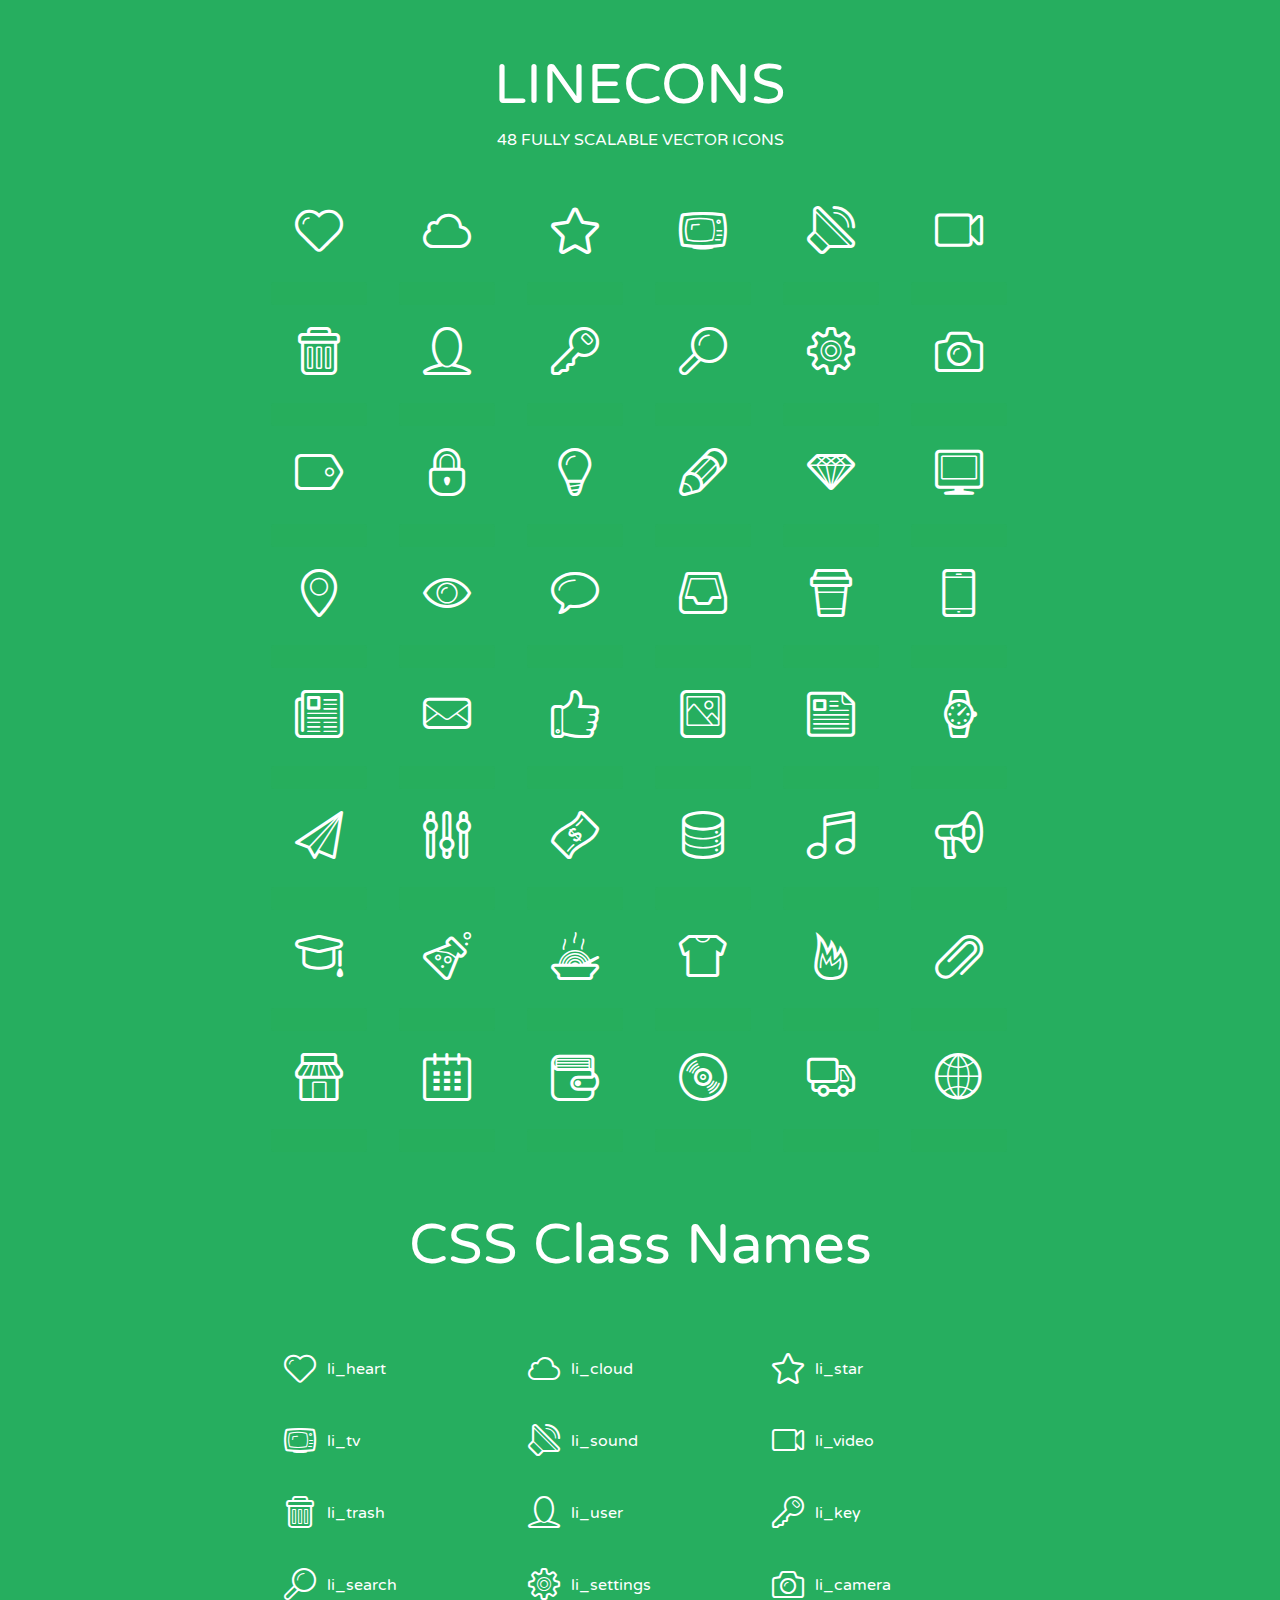
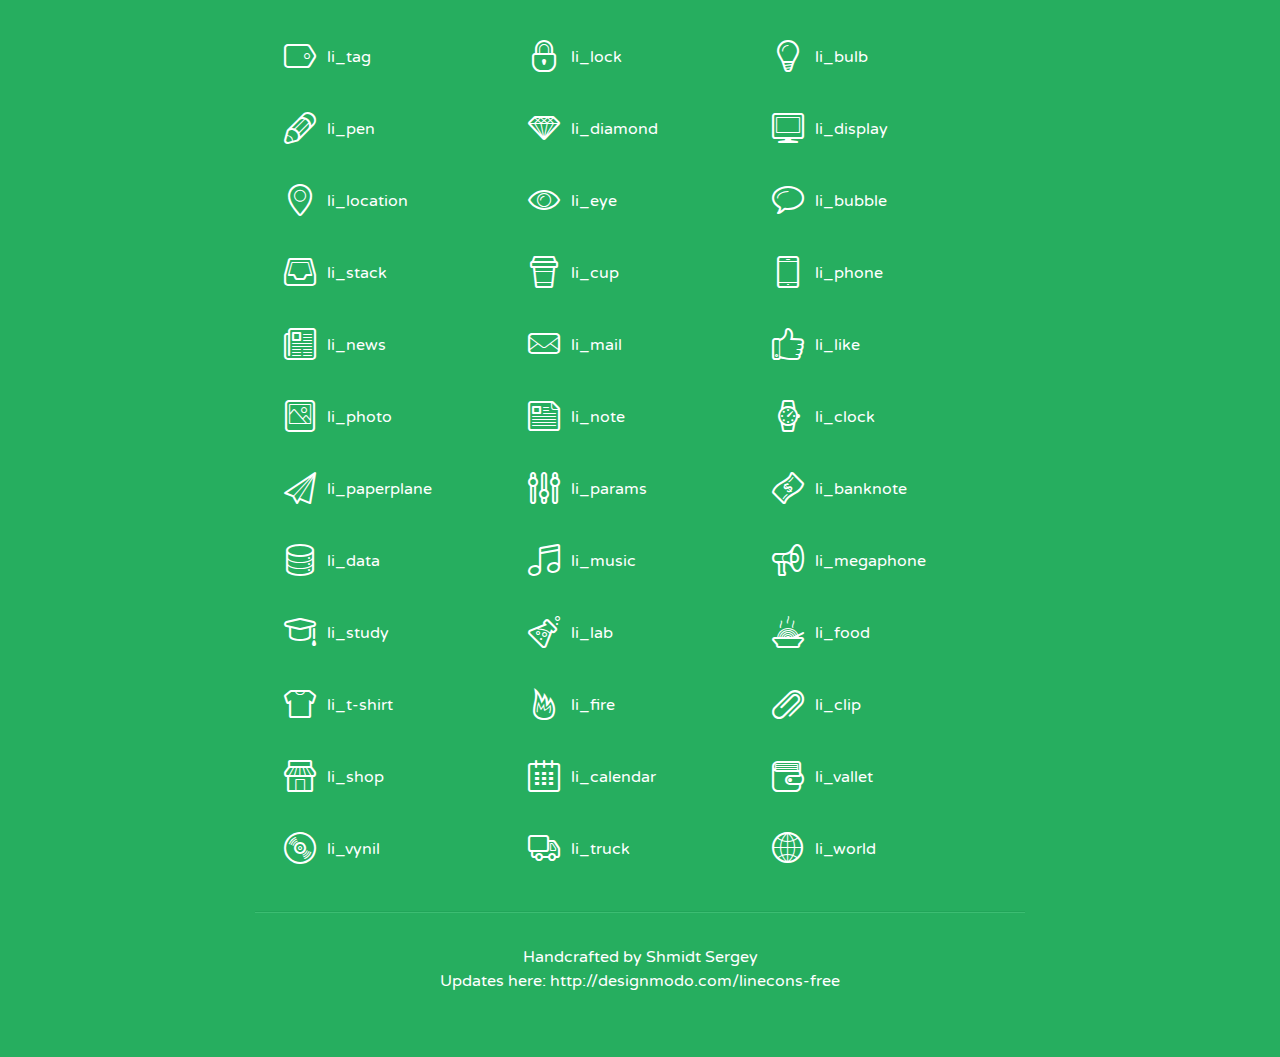
<file: assets/lineicons/index.html>
<!doctype html>
<html>
<head>
<title>LINECONS - 48 Fully Scalable Vector Icons</title>
<link rel="stylesheet" href="style.css" />
<link href='http://fonts.googleapis.com/css?family=Varela+Round' rel='stylesheet' type='text/css'>
<!--[if lte IE 7]><script src="lte-ie7.js"></script><![endif]-->

<!-- 

Thanks http://icomoon.io/app/ for amazing service!

-->


<style>
	section, header, footer {display: block;}
	body {
		font-family: 'Varela Round', sans-serif;
		color: #333333;
		line-height: 1.5;
		font-size: 16px;
		background:#26ae5f;
		color:white;
		-moz-text-shadow: 0 1px 1px rgba(0, 0, 0, 0.21);
		-webkit-text-shadow: 0 1px 1px rgba(0, 0, 0, 0.21);
	}
	* {
		-moz-box-sizing: border-box;
		-webkit-box-sizing: border-box;
		box-sizing: border-box;
		margin: 0;
		padding: 0;
	}
	.glyph {
		float: left;
		text-align: center;
		padding: .5em;
		margin: 0 .5em;
		width: 7em;
		border-radius: .375em;
		top:0;
		position:relative;
		-webkit-transition:0.2s ease-in;
		-o-transition:0.2s ease-in;
		-moz-transition:0.2s ease-in;
		-ie-transition:0.2s ease-in;
		transition:0.2s ease-in;
	}
	.glyph input {
		width: 100%;
		text-align: center;
		font-family: consolas, monospace;
		border-radius:3px;
		border:none;
		padding:4px;
		background:#26AE5C;
		color:#26AE5C;
		-webkit-transition:0.2s ease-in;
		-o-transition:0.2s ease-in;
		-moz-transition:0.2s ease-in;
		-ie-transition:0.2s ease-in;
		transition:0.2s ease-in;
	}
	.glyph:hover input {
		background:#26ae5f;
		padding:4px;
		color:#ffffff;
	}
	.glyph:hover {
		-webkit-transition: all 0.5s ease-out;
		background:#222821;
		color:#fff;
		text-shadow: none;
		-moz-text-shadow: none;
		-webkit-text-shadow: none;
		top:-5px;
		position:relative;
	}
	.glyph input, .mtm {
		margin-top: .75em;
	}
	.w-main {
		width: 770px;
		text-align:center;
	}
	.centered {
		margin-left: auto;
		margin-right: auto;
	}
	.fs1 {
		font-size: 3em;
	}
	header {
		margin: 2em 0;
		padding-bottom: .5em;
	}
	header h1 {
		font-size: 3.5em;
		font-weight: normal;
	}
	.clearfix:before, .clearfix:after { content: ""; display: table; }
	.clearfix:after, .clear { clear: both; }
	footer {
		margin: 2em 0;
		padding: 2em 0;
		border-top: 1px solid rgb(60, 189, 114);
		box-shadow: 0 -1px rgb(33, 165, 89);
	}
	a, a:visited {
		color: #ffffff; text-decoration:none;
	}
	a:hover, a:focus {color: #222821; text-decoration:none;}
	.box1 {
		display: inline-block;
		width: 14em;
		padding: .25em .5em;
		margin: .5em 1em .5em 0;
		text-align:left;
		
	}
	.box1 span { 
		font-size:2em;
		position: relative;
		top: 0.25em;
		margin-right: 0.1em;
	}
</style>
</head>
<body>
	<div class="w-main centered">
	<section class="mtm clearfix" id="glyphs">
	<header>
		<h1>LINECONS</h1>
		<p>48 FULLY SCALABLE VECTOR ICONS</p>
	</header>
	<div class="glyph">
		<div class="fs1" aria-hidden="true" data-icon="&#xe000;"></div>
		<input type="text" readonly="readonly" value="&amp;#xe000;" />
	</div>
	<div class="glyph">
		<div class="fs1" aria-hidden="true" data-icon="&#xe001;"></div>
		<input type="text" readonly="readonly" value="&amp;#xe001;" />
	</div>
	<div class="glyph">
		<div class="fs1" aria-hidden="true" data-icon="&#xe002;"></div>
		<input type="text" readonly="readonly" value="&amp;#xe002;" />
	</div>
	<div class="glyph">
		<div class="fs1" aria-hidden="true" data-icon="&#xe003;"></div>
		<input type="text" readonly="readonly" value="&amp;#xe003;" />
	</div>
	<div class="glyph">
		<div class="fs1" aria-hidden="true" data-icon="&#xe004;"></div>
		<input type="text" readonly="readonly" value="&amp;#xe004;" />
	</div>
	<div class="glyph">
		<div class="fs1" aria-hidden="true" data-icon="&#xe005;"></div>
		<input type="text" readonly="readonly" value="&amp;#xe005;" />
	</div>
	<div class="glyph">
		<div class="fs1" aria-hidden="true" data-icon="&#xe006;"></div>
		<input type="text" readonly="readonly" value="&amp;#xe006;" />
	</div>
	<div class="glyph">
		<div class="fs1" aria-hidden="true" data-icon="&#xe007;"></div>
		<input type="text" readonly="readonly" value="&amp;#xe007;" />
	</div>
	<div class="glyph">
		<div class="fs1" aria-hidden="true" data-icon="&#xe008;"></div>
		<input type="text" readonly="readonly" value="&amp;#xe008;" />
	</div>
	<div class="glyph">
		<div class="fs1" aria-hidden="true" data-icon="&#xe009;"></div>
		<input type="text" readonly="readonly" value="&amp;#xe009;" />
	</div>
	<div class="glyph">
		<div class="fs1" aria-hidden="true" data-icon="&#xe00a;"></div>
		<input type="text" readonly="readonly" value="&amp;#xe00a;" />
	</div>
	<div class="glyph">
		<div class="fs1" aria-hidden="true" data-icon="&#xe00b;"></div>
		<input type="text" readonly="readonly" value="&amp;#xe00b;" />
	</div>
	<div class="glyph">
		<div class="fs1" aria-hidden="true" data-icon="&#xe00c;"></div>
		<input type="text" readonly="readonly" value="&amp;#xe00c;" />
	</div>
	<div class="glyph">
		<div class="fs1" aria-hidden="true" data-icon="&#xe00d;"></div>
		<input type="text" readonly="readonly" value="&amp;#xe00d;" />
	</div>
	<div class="glyph">
		<div class="fs1" aria-hidden="true" data-icon="&#xe00e;"></div>
		<input type="text" readonly="readonly" value="&amp;#xe00e;" />
	</div>
	<div class="glyph">
		<div class="fs1" aria-hidden="true" data-icon="&#xe00f;"></div>
		<input type="text" readonly="readonly" value="&amp;#xe00f;" />
	</div>
	<div class="glyph">
		<div class="fs1" aria-hidden="true" data-icon="&#xe010;"></div>
		<input type="text" readonly="readonly" value="&amp;#xe010;" />
	</div>
	<div class="glyph">
		<div class="fs1" aria-hidden="true" data-icon="&#xe011;"></div>
		<input type="text" readonly="readonly" value="&amp;#xe011;" />
	</div>
	<div class="glyph">
		<div class="fs1" aria-hidden="true" data-icon="&#xe012;"></div>
		<input type="text" readonly="readonly" value="&amp;#xe012;" />
	</div>
	<div class="glyph">
		<div class="fs1" aria-hidden="true" data-icon="&#xe013;"></div>
		<input type="text" readonly="readonly" value="&amp;#xe013;" />
	</div>
	<div class="glyph">
		<div class="fs1" aria-hidden="true" data-icon="&#xe014;"></div>
		<input type="text" readonly="readonly" value="&amp;#xe014;" />
	</div>
	<div class="glyph">
		<div class="fs1" aria-hidden="true" data-icon="&#xe015;"></div>
		<input type="text" readonly="readonly" value="&amp;#xe015;" />
	</div>
	<div class="glyph">
		<div class="fs1" aria-hidden="true" data-icon="&#xe016;"></div>
		<input type="text" readonly="readonly" value="&amp;#xe016;" />
	</div>
	<div class="glyph">
		<div class="fs1" aria-hidden="true" data-icon="&#xe017;"></div>
		<input type="text" readonly="readonly" value="&amp;#xe017;" />
	</div>
	<div class="glyph">
		<div class="fs1" aria-hidden="true" data-icon="&#xe018;"></div>
		<input type="text" readonly="readonly" value="&amp;#xe018;" />
	</div>
	<div class="glyph">
		<div class="fs1" aria-hidden="true" data-icon="&#xe019;"></div>
		<input type="text" readonly="readonly" value="&amp;#xe019;" />
	</div>
	<div class="glyph">
		<div class="fs1" aria-hidden="true" data-icon="&#xe01a;"></div>
		<input type="text" readonly="readonly" value="&amp;#xe01a;" />
	</div>
	<div class="glyph">
		<div class="fs1" aria-hidden="true" data-icon="&#xe01b;"></div>
		<input type="text" readonly="readonly" value="&amp;#xe01b;" />
	</div>
	<div class="glyph">
		<div class="fs1" aria-hidden="true" data-icon="&#xe01c;"></div>
		<input type="text" readonly="readonly" value="&amp;#xe01c;" />
	</div>
	<div class="glyph">
		<div class="fs1" aria-hidden="true" data-icon="&#xe01d;"></div>
		<input type="text" readonly="readonly" value="&amp;#xe01d;" />
	</div>
	<div class="glyph">
		<div class="fs1" aria-hidden="true" data-icon="&#xe01e;"></div>
		<input type="text" readonly="readonly" value="&amp;#xe01e;" />
	</div>
	<div class="glyph">
		<div class="fs1" aria-hidden="true" data-icon="&#xe01f;"></div>
		<input type="text" readonly="readonly" value="&amp;#xe01f;" />
	</div>
	<div class="glyph">
		<div class="fs1" aria-hidden="true" data-icon="&#xe020;"></div>
		<input type="text" readonly="readonly" value="&amp;#xe020;" />
	</div>
	<div class="glyph">
		<div class="fs1" aria-hidden="true" data-icon="&#xe021;"></div>
		<input type="text" readonly="readonly" value="&amp;#xe021;" />
	</div>
	<div class="glyph">
		<div class="fs1" aria-hidden="true" data-icon="&#xe022;"></div>
		<input type="text" readonly="readonly" value="&amp;#xe022;" />
	</div>
	<div class="glyph">
		<div class="fs1" aria-hidden="true" data-icon="&#xe023;"></div>
		<input type="text" readonly="readonly" value="&amp;#xe023;" />
	</div>
	<div class="glyph">
		<div class="fs1" aria-hidden="true" data-icon="&#xe024;"></div>
		<input type="text" readonly="readonly" value="&amp;#xe024;" />
	</div>
	<div class="glyph">
		<div class="fs1" aria-hidden="true" data-icon="&#xe025;"></div>
		<input type="text" readonly="readonly" value="&amp;#xe025;" />
	</div>
	<div class="glyph">
		<div class="fs1" aria-hidden="true" data-icon="&#xe026;"></div>
		<input type="text" readonly="readonly" value="&amp;#xe026;" />
	</div>
	<div class="glyph">
		<div class="fs1" aria-hidden="true" data-icon="&#xe027;"></div>
		<input type="text" readonly="readonly" value="&amp;#xe027;" />
	</div>
	<div class="glyph">
		<div class="fs1" aria-hidden="true" data-icon="&#xe028;"></div>
		<input type="text" readonly="readonly" value="&amp;#xe028;" />
	</div>
	<div class="glyph">
		<div class="fs1" aria-hidden="true" data-icon="&#xe029;"></div>
		<input type="text" readonly="readonly" value="&amp;#xe029;" />
	</div>
	<div class="glyph">
		<div class="fs1" aria-hidden="true" data-icon="&#xe02a;"></div>
		<input type="text" readonly="readonly" value="&amp;#xe02a;" />
	</div>
	<div class="glyph">
		<div class="fs1" aria-hidden="true" data-icon="&#xe02b;"></div>
		<input type="text" readonly="readonly" value="&amp;#xe02b;" />
	</div>
	<div class="glyph">
		<div class="fs1" aria-hidden="true" data-icon="&#xe02c;"></div>
		<input type="text" readonly="readonly" value="&amp;#xe02c;" />
	</div>
	<div class="glyph">
		<div class="fs1" aria-hidden="true" data-icon="&#xe02d;"></div>
		<input type="text" readonly="readonly" value="&amp;#xe02d;" />
	</div>
	<div class="glyph">
		<div class="fs1" aria-hidden="true" data-icon="&#xe02e;"></div>
		<input type="text" readonly="readonly" value="&amp;#xe02e;" />
	</div>
	<div class="glyph">
		<div class="fs1" aria-hidden="true" data-icon="&#xe02f;"></div>
		<input type="text" readonly="readonly" value="&amp;#xe02f;" />
	</div>
	</section>
	<div class="clear"></div>
	<section class="mtm clearfix" id="glyphs">
	<header>
		<h1>CSS Class Names</h1>
	</header>
	<span class="box1">
		<span aria-hidden="true" class="li_heart"></span>
		&nbsp;li_heart
	</span>
	<span class="box1">
		<span aria-hidden="true" class="li_cloud"></span>
		&nbsp;li_cloud
	</span>
	<span class="box1">
		<span aria-hidden="true" class="li_star"></span>
		&nbsp;li_star
	</span>
	<span class="box1">
		<span aria-hidden="true" class="li_tv"></span>
		&nbsp;li_tv
	</span>
	<span class="box1">
		<span aria-hidden="true" class="li_sound"></span>
		&nbsp;li_sound
	</span>
	<span class="box1">
		<span aria-hidden="true" class="li_video"></span>
		&nbsp;li_video
	</span>
	<span class="box1">
		<span aria-hidden="true" class="li_trash"></span>
		&nbsp;li_trash
	</span>
	<span class="box1">
		<span aria-hidden="true" class="li_user"></span>
		&nbsp;li_user
	</span>
	<span class="box1">
		<span aria-hidden="true" class="li_key"></span>
		&nbsp;li_key
	</span>
	<span class="box1">
		<span aria-hidden="true" class="li_search"></span>
		&nbsp;li_search
	</span>
	<span class="box1">
		<span aria-hidden="true" class="li_settings"></span>
		&nbsp;li_settings
	</span>
	<span class="box1">
		<span aria-hidden="true" class="li_camera"></span>
		&nbsp;li_camera
	</span>
	<span class="box1">
		<span aria-hidden="true" class="li_tag"></span>
		&nbsp;li_tag
	</span>
	<span class="box1">
		<span aria-hidden="true" class="li_lock"></span>
		&nbsp;li_lock
	</span>
	<span class="box1">
		<span aria-hidden="true" class="li_bulb"></span>
		&nbsp;li_bulb
	</span>
	<span class="box1">
		<span aria-hidden="true" class="li_pen"></span>
		&nbsp;li_pen
	</span>
	<span class="box1">
		<span aria-hidden="true" class="li_diamond"></span>
		&nbsp;li_diamond
	</span>
	<span class="box1">
		<span aria-hidden="true" class="li_display"></span>
		&nbsp;li_display
	</span>
	<span class="box1">
		<span aria-hidden="true" class="li_location"></span>
		&nbsp;li_location
	</span>
	<span class="box1">
		<span aria-hidden="true" class="li_eye"></span>
		&nbsp;li_eye
	</span>
	<span class="box1">
		<span aria-hidden="true" class="li_bubble"></span>
		&nbsp;li_bubble
	</span>
	<span class="box1">
		<span aria-hidden="true" class="li_stack"></span>
		&nbsp;li_stack
	</span>
	<span class="box1">
		<span aria-hidden="true" class="li_cup"></span>
		&nbsp;li_cup
	</span>
	<span class="box1">
		<span aria-hidden="true" class="li_phone"></span>
		&nbsp;li_phone
	</span>
	<span class="box1">
		<span aria-hidden="true" class="li_news"></span>
		&nbsp;li_news
	</span>
	<span class="box1">
		<span aria-hidden="true" class="li_mail"></span>
		&nbsp;li_mail
	</span>
	<span class="box1">
		<span aria-hidden="true" class="li_like"></span>
		&nbsp;li_like
	</span>
	<span class="box1">
		<span aria-hidden="true" class="li_photo"></span>
		&nbsp;li_photo
	</span>
	<span class="box1">
		<span aria-hidden="true" class="li_note"></span>
		&nbsp;li_note
	</span>
	<span class="box1">
		<span aria-hidden="true" class="li_clock"></span>
		&nbsp;li_clock
	</span>
	<span class="box1">
		<span aria-hidden="true" class="li_paperplane"></span>
		&nbsp;li_paperplane
	</span>
	<span class="box1">
		<span aria-hidden="true" class="li_params"></span>
		&nbsp;li_params
	</span>
	<span class="box1">
		<span aria-hidden="true" class="li_banknote"></span>
		&nbsp;li_banknote
	</span>
	<span class="box1">
		<span aria-hidden="true" class="li_data"></span>
		&nbsp;li_data
	</span>
	<span class="box1">
		<span aria-hidden="true" class="li_music"></span>
		&nbsp;li_music
	</span>
	<span class="box1">
		<span aria-hidden="true" class="li_megaphone"></span>
		&nbsp;li_megaphone
	</span>
	<span class="box1">
		<span aria-hidden="true" class="li_study"></span>
		&nbsp;li_study
	</span>
	<span class="box1">
		<span aria-hidden="true" class="li_lab"></span>
		&nbsp;li_lab
	</span>
	<span class="box1">
		<span aria-hidden="true" class="li_food"></span>
		&nbsp;li_food
	</span>
	<span class="box1">
		<span aria-hidden="true" class="li_t-shirt"></span>
		&nbsp;li_t-shirt
	</span>
	<span class="box1">
		<span aria-hidden="true" class="li_fire"></span>
		&nbsp;li_fire
	</span>
	<span class="box1">
		<span aria-hidden="true" class="li_clip"></span>
		&nbsp;li_clip
	</span>
	<span class="box1">
		<span aria-hidden="true" class="li_shop"></span>
		&nbsp;li_shop
	</span>
	<span class="box1">
		<span aria-hidden="true" class="li_calendar"></span>
		&nbsp;li_calendar
	</span>
	<span class="box1">
		<span aria-hidden="true" class="li_vallet"></span>
		&nbsp;li_vallet
	</span>
	<span class="box1">
		<span aria-hidden="true" class="li_vynil"></span>
		&nbsp;li_vynil
	</span>
	<span class="box1">
		<span aria-hidden="true" class="li_truck"></span>
		&nbsp;li_truck
	</span>
	<span class="box1">
		<span aria-hidden="true" class="li_world"></span>
		&nbsp;li_world
	</span>
	</section>
	<footer>
		<p>Handcrafted by <a href="http://shmidt.in">Shmidt Sergey</a></p>
		<p>Updates here: <a href="http://designmodo.com/linecons-free">http://designmodo.com/linecons-free</a></p>
	</footer>
	</div>
	<script>
	document.getElementById("glyphs").addEventListener("click", function(e) {
		var target = e.target;
		if (target.tagName === "INPUT") {
			target.select();
		}
	});
	</script>
</body>
</html>
</file>
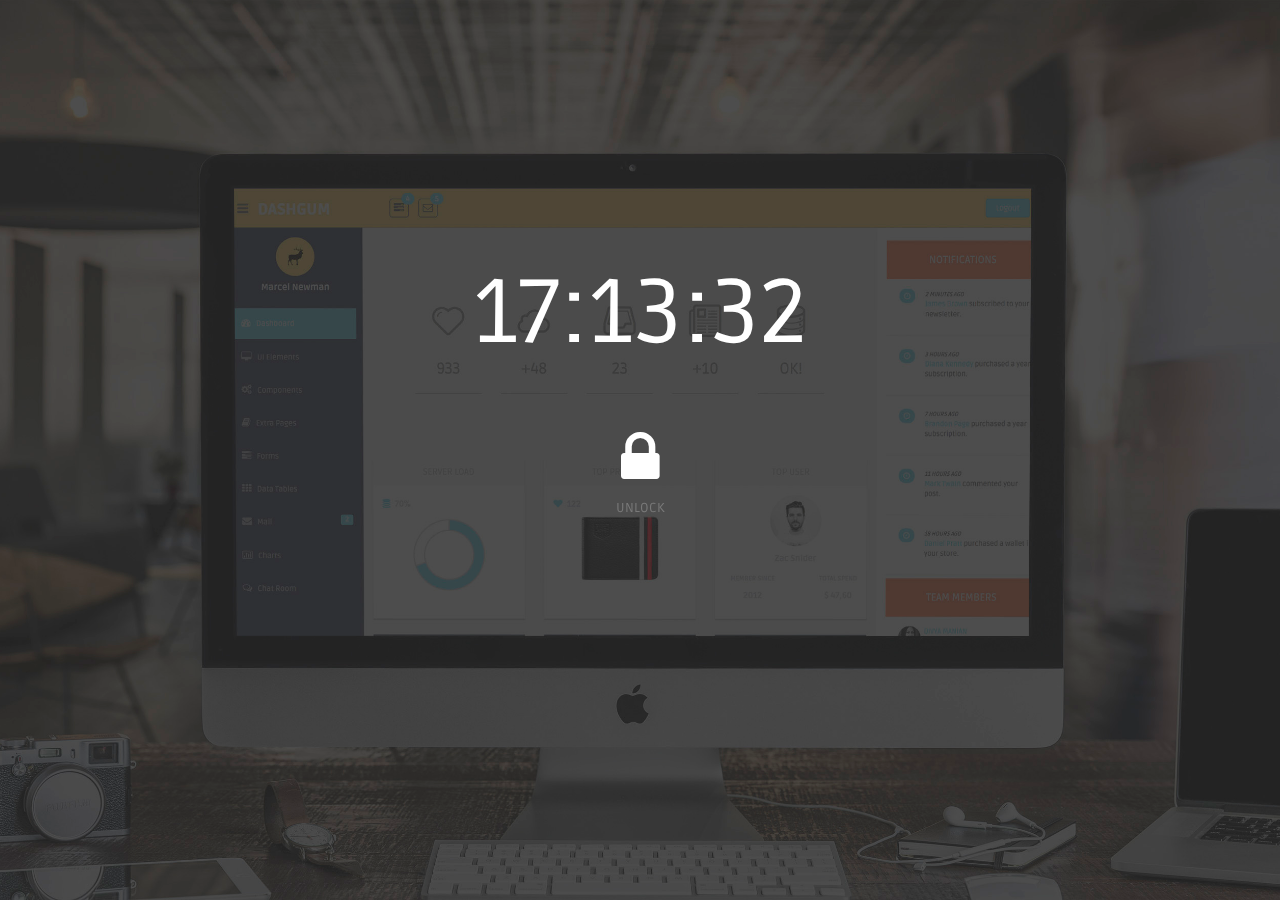
<file: lock_screen.html>
<!DOCTYPE html>
<html lang="en">
  <head>
    <meta charset="utf-8">
    <meta name="viewport" content="width=device-width, initial-scale=1.0">
    <meta name="description" content="">
    <meta name="author" content="Dashboard">
    <meta name="keyword" content="Dashboard, Bootstrap, Admin, Template, Theme, Responsive, Fluid, Retina">

    <title>DASHGUM - Bootstrap Admin Template</title>

    <!-- Bootstrap core CSS -->
    <link href="assets/css/bootstrap.css" rel="stylesheet">
    <!--external css-->
    <link href="assets/font-awesome/css/font-awesome.css" rel="stylesheet" />
        
    <!-- Custom styles for this template -->
    <link href="assets/css/style.css" rel="stylesheet">
    <link href="assets/css/style-responsive.css" rel="stylesheet">

    <!-- HTML5 shim and Respond.js IE8 support of HTML5 elements and media queries -->
    <!--[if lt IE 9]>
      <script src="https://oss.maxcdn.com/libs/html5shiv/3.7.0/html5shiv.js"></script>
      <script src="https://oss.maxcdn.com/libs/respond.js/1.4.2/respond.min.js"></script>
    <![endif]-->
  </head>

  <body onload="getTime()">

      <!-- **********************************************************************************************************************************************************
      MAIN CONTENT
      *********************************************************************************************************************************************************** -->

	  	<div class="container">
	  	
	  		<div id="showtime"></div>
	  			<div class="col-lg-4 col-lg-offset-4">
	  				<div class="lock-screen">
		  				<h2><a data-toggle="modal" href="#myModal"><i class="fa fa-lock"></i></a></h2>
		  				<p>UNLOCK</p>
		  				
				          <!-- Modal -->
				          <div aria-hidden="true" aria-labelledby="myModalLabel" role="dialog" tabindex="-1" id="myModal" class="modal fade">
				              <div class="modal-dialog">
				                  <div class="modal-content">
				                      <div class="modal-header">
				                          <button type="button" class="close" data-dismiss="modal" aria-hidden="true">&times;</button>
				                          <h4 class="modal-title">Welcome Back</h4>
				                      </div>
				                      <div class="modal-body">
				                          <p class="centered"><img class="img-circle" width="80" src="assets/img/ui-sam.jpg"></p>
				                          <input type="password" name="password" placeholder="Password" autocomplete="off" class="form-control placeholder-no-fix">
				
				                      </div>
				                      <div class="modal-footer centered">
				                          <button data-dismiss="modal" class="btn btn-theme04" type="button">Cancel</button>
				                          <button class="btn btn-theme03" type="button">Login</button>
				                      </div>
				                  </div>
				              </div>
				          </div>
				          <!-- modal -->
		  				
		  				
	  				</div><! --/lock-screen -->
	  			</div><!-- /col-lg-4 -->
	  	
	  	</div><!-- /container -->

    <!-- js placed at the end of the document so the pages load faster -->
    <script src="assets/js/jquery.js"></script>
    <script src="assets/js/bootstrap.min.js"></script>

    <!--BACKSTRETCH-->
    <!-- You can use an image of whatever size. This script will stretch to fit in any screen size.-->
    <script type="text/javascript" src="assets/js/jquery.backstretch.min.js"></script>
    <script>
        $.backstretch("assets/img/login-bg.jpg", {speed: 500});
    </script>

    <script>
        function getTime()
        {
            var today=new Date();
            var h=today.getHours();
            var m=today.getMinutes();
            var s=today.getSeconds();
            // add a zero in front of numbers<10
            m=checkTime(m);
            s=checkTime(s);
            document.getElementById('showtime').innerHTML=h+":"+m+":"+s;
            t=setTimeout(function(){getTime()},500);
        }

        function checkTime(i)
        {
            if (i<10)
            {
                i="0" + i;
            }
            return i;
        }
    </script>

  </body>
</html>
</file>
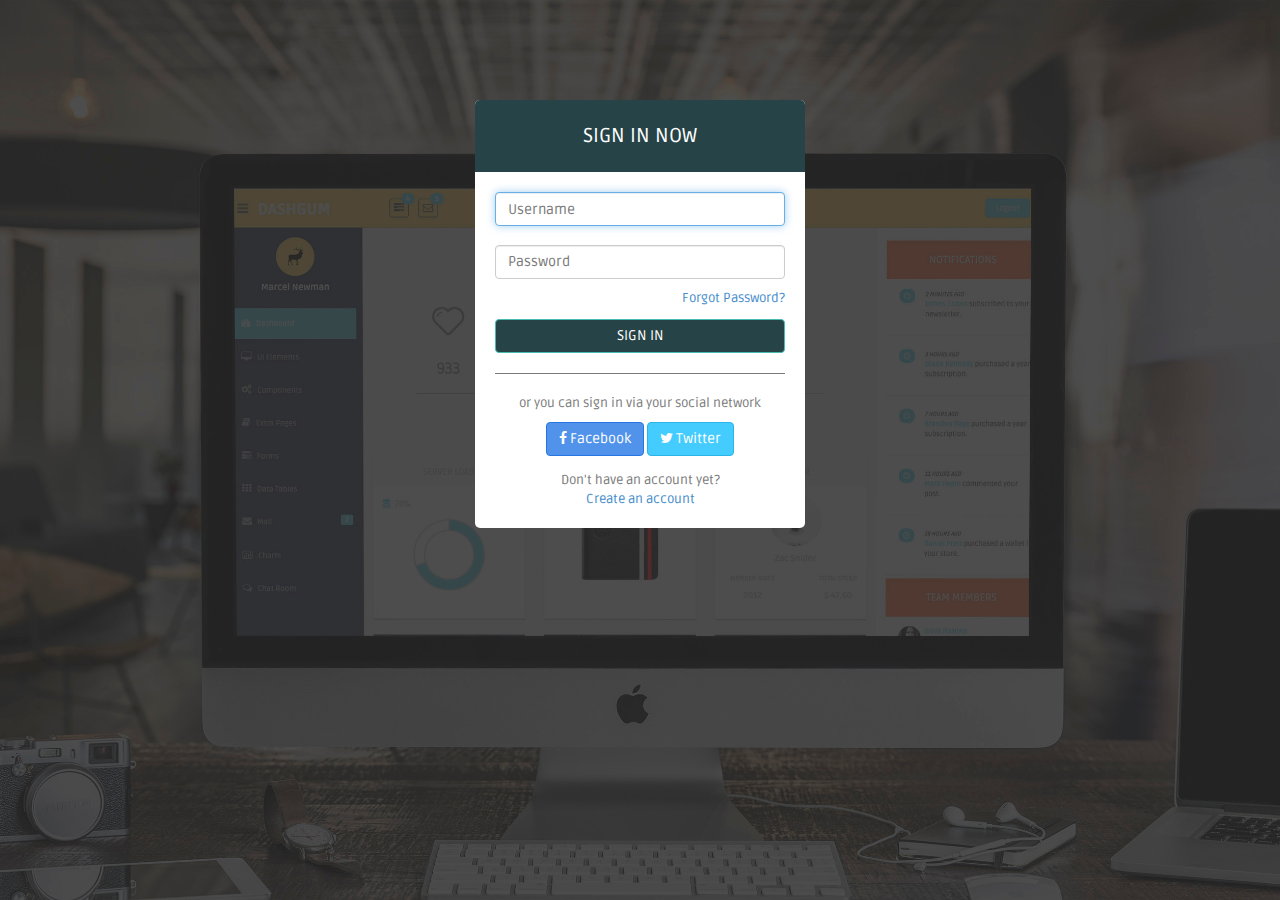
<file: login.html>
<!DOCTYPE html>
<html lang="en">
  <head>
    <meta charset="utf-8">
    <meta name="viewport" content="width=device-width, initial-scale=1.0">
    <meta name="description" content="">
    <meta name="author" content="Dashboard">
    <meta name="keyword" content="Dashboard, Bootstrap, Admin, Template, Theme, Responsive, Fluid, Retina">

    <title>DASHGUM - Bootstrap Admin Template</title>

    <!-- Bootstrap core CSS -->
    <link href="assets/css/bootstrap.css" rel="stylesheet">
    <!--external css-->
    <link href="assets/font-awesome/css/font-awesome.css" rel="stylesheet" />
        
    <!-- Custom styles for this template -->
    <link href="assets/css/style.css" rel="stylesheet">
    <link href="assets/css/style-responsive.css" rel="stylesheet">

    <!-- HTML5 shim and Respond.js IE8 support of HTML5 elements and media queries -->
    <!--[if lt IE 9]>
      <script src="https://oss.maxcdn.com/libs/html5shiv/3.7.0/html5shiv.js"></script>
      <script src="https://oss.maxcdn.com/libs/respond.js/1.4.2/respond.min.js"></script>
    <![endif]-->
  </head>

  <body>

      <!-- **********************************************************************************************************************************************************
      MAIN CONTENT
      *********************************************************************************************************************************************************** -->

	  <div id="login-page">
	  	<div class="container">
	  	
		      <form class="form-login" action="index.html">
		        <h2 class="form-login-heading">sign in now</h2>
		        <div class="login-wrap">
		            <input type="text" class="form-control" placeholder="Username" autofocus>
		            <br>
		            <input type="password" class="form-control" placeholder="Password">
		            <label class="checkbox">
		                <span class="pull-right">
		                    <a data-toggle="modal" href="login.html#myModal"> Forgot Password?</a>
		
		                </span>
		            </label>
		            <button class="btn btn-theme btn-block" href="index.html" type="submit"></i> SIGN IN</button>
		            <hr>
		            
		            <div class="login-social-link centered">
		            <p>or you can sign in via your social network</p>
		                <button class="btn btn-facebook" type="submit"><i class="fa fa-facebook"></i> Facebook</button>
		                <button class="btn btn-twitter" type="submit"><i class="fa fa-twitter"></i> Twitter</button>
		            </div>
		            <div class="registration">
		                Don't have an account yet?<br/>
		                <a class="" href="#">
		                    Create an account
		                </a>
		            </div>
		
		        </div>
		
		          <!-- Modal -->
		          <div aria-hidden="true" aria-labelledby="myModalLabel" role="dialog" tabindex="-1" id="myModal" class="modal fade">
		              <div class="modal-dialog">
		                  <div class="modal-content">
		                      <div class="modal-header">
		                          <button type="button" class="close" data-dismiss="modal" aria-hidden="true">&times;</button>
		                          <h4 class="modal-title">Forgot Password ?</h4>
		                      </div>
		                      <div class="modal-body">
		                          <p>Enter your e-mail address below to reset your password.</p>
		                          <input type="text" name="email" placeholder="Email" autocomplete="off" class="form-control placeholder-no-fix">
		
		                      </div>
		                      <div class="modal-footer">
		                          <button data-dismiss="modal" class="btn btn-default" type="button">Cancel</button>
		                          <button class="btn btn-theme" type="button">Submit</button>
		                      </div>
		                  </div>
		              </div>
		          </div>
		          <!-- modal -->
		
		      </form>	  	
	  	
	  	</div>
	  </div>

    <!-- js placed at the end of the document so the pages load faster -->
    <script src="assets/js/jquery.js"></script>
    <script src="assets/js/bootstrap.min.js"></script>

    <!--BACKSTRETCH-->
    <!-- You can use an image of whatever size. This script will stretch to fit in any screen size.-->
    <script type="text/javascript" src="assets/js/jquery.backstretch.min.js"></script>
    <script>
        $.backstretch("assets/img/login-bg.jpg", {speed: 500});
    </script>


  </body>
</html>
</file>
<file: assets/lineicons/style.css>
@font-face {
	font-family: 'linecons';
	src:url('fonts/linecons.eot');
}
@font-face {
	font-family: 'linecons';
	src: url([data-uri]) format('svg'),
		 url([data-uri]) format('truetype');
	font-weight: normal;
	font-style: normal;
}

/* Use the following CSS code if you want to use data attributes for inserting your icons */
[data-icon]:before {
	font-family: 'linecons';
	content: attr(data-icon);
	speak: none;
	font-weight: normal;
	line-height: 1;
	-webkit-font-smoothing: antialiased;
}

/* Use the following CSS code if you want to have a class per icon */
[class^="li_"]:before, [class*=" li_"]:before {
	font-family: 'linecons';
	font-style: normal;
	speak: none;
	font-weight: normal;
	line-height: 1;
	-webkit-font-smoothing: antialiased;
}
.li_heart:before {
	content: "\e000";
}
.li_cloud:before {
	content: "\e001";
}
.li_star:before {
	content: "\e002";
}
.li_tv:before {
	content: "\e003";
}
.li_sound:before {
	content: "\e004";
}
.li_video:before {
	content: "\e005";
}
.li_trash:before {
	content: "\e006";
}
.li_user:before {
	content: "\e007";
}
.li_key:before {
	content: "\e008";
}
.li_search:before {
	content: "\e009";
}
.li_settings:before {
	content: "\e00a";
}
.li_camera:before {
	content: "\e00b";
}
.li_tag:before {
	content: "\e00c";
}
.li_lock:before {
	content: "\e00d";
}
.li_bulb:before {
	content: "\e00e";
}
.li_pen:before {
	content: "\e00f";
}
.li_diamond:before {
	content: "\e010";
}
.li_display:before {
	content: "\e011";
}
.li_location:before {
	content: "\e012";
}
.li_eye:before {
	content: "\e013";
}
.li_bubble:before {
	content: "\e014";
}
.li_stack:before {
	content: "\e015";
}
.li_cup:before {
	content: "\e016";
}
.li_phone:before {
	content: "\e017";
}
.li_news:before {
	content: "\e018";
}
.li_mail:before {
	content: "\e019";
}
.li_like:before {
	content: "\e01a";
}
.li_photo:before {
	content: "\e01b";
}
.li_note:before {
	content: "\e01c";
}
.li_clock:before {
	content: "\e01d";
}
.li_paperplane:before {
	content: "\e01e";
}
.li_params:before {
	content: "\e01f";
}
.li_banknote:before {
	content: "\e020";
}
.li_data:before {
	content: "\e021";
}
.li_music:before {
	content: "\e022";
}
.li_megaphone:before {
	content: "\e023";
}
.li_study:before {
	content: "\e024";
}
.li_lab:before {
	content: "\e025";
}
.li_food:before {
	content: "\e026";
}
.li_t-shirt:before {
	content: "\e027";
}
.li_fire:before {
	content: "\e028";
}
.li_clip:before {
	content: "\e029";
}
.li_shop:before {
	content: "\e02a";
}
.li_calendar:before {
	content: "\e02b";
}
.li_vallet:before {
	content: "\e02c";
}
.li_vynil:before {
	content: "\e02d";
}
.li_truck:before {
	content: "\e02e";
}
.li_world:before {
	content: "\e02f";
}
</file>
<file: assets/css/style-responsive.css>
@media (min-width: 980px) {
    /*-----*/
    .custom-bar-chart {
        margin-bottom: 40px;
    }

}

@media (min-width: 768px) and (max-width: 979px) {

    /*-----*/
    .custom-bar-chart {
        margin-bottom: 40px;
    }

    /*chat room*/


}

@media (max-width: 768px) {

    .header {
        position: absolute;
    }

    /*sidebar*/

    #sidebar {
        height: auto;
        overflow: hidden;
        position: absolute;
        width: 100%;
        z-index: 1001;
    }


    /* body container */
    #main-content {
        margin: 0px!important;
        position: none !important;
    }

    #sidebar > ul > li > a > span {
        line-height: 35px;
    }

    #sidebar > ul > li {
        margin: 0 10px 5px 10px;
    }
    #sidebar > ul > li > a {
        height:35px;
        line-height:35px;
        padding: 0 10px;
        text-align: left;
    }
    #sidebar > ul > li > a i{
        /*display: none !important;*/
    }

    #sidebar ul > li > a .arrow, #sidebar > ul > li > a .arrow.open {
        margin-right: 10px;
        margin-top: 15px;
    }

    #sidebar ul > li.active > a .arrow, #sidebar ul > li > a:hover .arrow, #sidebar ul > li > a:focus .arrow,
    #sidebar > ul > li.active > a .arrow.open, #sidebar > ul > li > a:hover .arrow.open, #sidebar > ul > li > a:focus .arrow.open{
        margin-top: 15px;
    }

    #sidebar > ul > li > a, #sidebar > ul > li > ul.sub > li {
        width: 100%;
    }
    #sidebar > ul > li > ul.sub > li > a {
        background: transparent !important ;
    }
    #sidebar > ul > li > ul.sub > li > a:hover {
        
    }


    /* sidebar */
    #sidebar {
        margin: 0px !important;
    }

    /* sidebar collabler */
    #sidebar .btn-navbar.collapsed .arrow {
        display: none;
    }

    #sidebar .btn-navbar .arrow {
        position: absolute;
        right: 35px;
        width: 0;
        height: 0;
        top:48px;
        border-bottom: 15px solid #282e36;
        border-left: 15px solid transparent;
        border-right: 15px solid transparent;
    }


    /*---------*/

    .modal-footer .btn {
        margin-bottom: 0px !important;
    }

    .btn {
        margin-bottom: 5px;
    }


    /* full calendar fix */
    .fc-header-right {
        left:25px;
        position: absolute;
    }

    .fc-header-left .fc-button {
        margin: 0px !important;
        top: -10px !important;
    }

    .fc-header-right .fc-button {
        margin: 0px !important;
        top: -50px !important;
    }

    .fc-state-active, .fc-state-active .fc-button-inner, .fc-state-hover, .fc-state-hover .fc-button-inner {
        background: none !important;
        color: #FFFFFF !important;
    }

    .fc-state-default, .fc-state-default .fc-button-inner {
        background: none !important;
    }

    .fc-button {
        border: none !important;
        margin-right: 2px;
    }

    .fc-view {
        top: 0px !important;
    }

    .fc-button .fc-button-inner {
        margin: 0px !important;
        padding: 2px !important;
        border: none !important;
        margin-right: 2px !important;
        background-color: #fafafa !important;
        background-image: -moz-linear-gradient(top, #fafafa, #efefef) !important;
        background-image: -webkit-gradient(linear, 0 0, 0 100%, from(#fafafa), to(#efefef)) !important;
        background-image: -webkit-linear-gradient(top, #fafafa, #efefef) !important;
        background-image: -o-linear-gradient(top, #fafafa, #efefef) !important;
        background-image: linear-gradient(to bottom, #fafafa, #efefef) !important;
        filter: progid:dximagetransform.microsoft.gradient(startColorstr='#fafafa', endColorstr='#efefef', GradientType=0) !important;
        -webkit-box-shadow: 0 1px 0px rgba(255, 255, 255, .8) !important;
        -moz-box-shadow: 0 1px 0px rgba(255, 255, 255, .8) !important;
        box-shadow: 0 1px 0px rgba(255, 255, 255, .8) !important;
        -webkit-border-radius: 3px !important;
        -moz-border-radius: 3px !important;
        border-radius: 3px !important;
        color: #646464 !important;
        border: 1px solid #ddd !important;
        text-shadow: 0 1px 0px rgba(255, 255, 255, .6) !important;
        text-align: center;
    }

    .fc-button.fc-state-disabled .fc-button-inner {
        color: #bcbbbb !important;
    }

    .fc-button.fc-state-active .fc-button-inner {
        background-color: #e5e4e4 !important;
        background-image: -moz-linear-gradient(top, #e5e4e4, #dddcdc) !important;
        background-image: -webkit-gradient(linear, 0 0, 0 100%, from(#e5e4e4), to(#dddcdc)) !important;
        background-image: -webkit-linear-gradient(top, #e5e4e4, #dddcdc) !important;
        background-image: -o-linear-gradient(top, #e5e4e4, #dddcdc) !important;
        background-image: linear-gradient(to bottom, #e5e4e4, #dddcdc) !important;
        filter: progid:dximagetransform.microsoft.gradient(startColorstr='#e5e4e4', endColorstr='#dddcdc', GradientType=0) !important;
    }

    .fc-content {
        margin-top: 50px;
    }

    .fc-header-title h2 {
        line-height: 40px !important;
        font-size: 12px !important;
    }

    .fc-header {
        margin-bottom:0px !important;
    }

    /*--*/

    /*.chart-position {*/
        /*margin-top: 0px;*/
    /*}*/

    .stepy-titles li {
        margin: 10px 3px;
    }

    /*-----*/
    .custom-bar-chart {
        margin-bottom: 40px;
    }

    /*menu icon plus minus*/
    .dcjq-icon {
        top: 10px;
    }
    ul.sidebar-menu li ul.sub li a {
        padding: 0;
    }

    /*---*/

    .img-responsive {
        width: 100%;
    }

}



@media (max-width: 480px) {

    .notify-row, .search, .dont-show , .inbox-head .sr-input, .inbox-head .sr-btn{
        display: none;
    }

    #top_menu .nav > li, ul.top-menu > li {
        float: right;
    }
    .hidden-phone {
        display: none !important;
    }

    .chart-position {
       margin-top: 0px;
     }

    .navbar-inverse .navbar-toggle:hover, .navbar-inverse .navbar-toggle:focus {
        background-color: #ccc;
        border-color:#ccc ;
    }

}

@media (max-width:320px) {
    .login-social-link a {
        padding: 15px 17px !important;
    }

    .notify-row, .search, .dont-show, .inbox-head .sr-input, .inbox-head .sr-btn {
        display: none;
    }

    #top_menu .nav > li, ul.top-menu > li {
        float: right;
    }

    .hidden-phone {
        display: none !important;
    }

    .chart-position {
        margin-top: 0px;
    }

    .lock-wrapper {
        margin: 10% auto;
        max-width: 310px;
    }
    .lock-input {
        width: 82%;
    }

    .cmt-form {
        display: inline-block;
        width: 75%;
    }

}
</file>
<file: assets/css/style.css>
/*
Template Name: DASHGUM FREE - Bootstrap 3.2 Admin Theme
Template Version: 1.0
Author: Carlos Alvarez
Website: http://blacktie.co
Premium: http://www.gridgum.com
*/

/* Import fonts */
@import url(http://fonts.googleapis.com/css?family=Ruda:400,700,900);

/* BASIC THEME CONFIGURATION */
body {
    color: #797979;
	background: #f2f2f2;
    font-family: 'Ruda', sans-serif;
    padding: 0px !important;
    margin: 0px !important;
    font-size:13px;
}

ul li {
    list-style: none;
}

a, a:hover, a:focus {
    text-decoration: none;
    outline: none;
}
::selection {

    background: #68dff0;
    color: #fff;
}
::-moz-selection {
    background: #68dff0;
    color: #fff;
}

#container {
    width: 100%;
    height: 100%;
}

/* Bootstrap Modifications */
.modal-header {
	background: #264348;
}

.modal-title {
	color: white;
}

.btn-round {
	border-radius: 20px;
	-webkit-border-radius: 20px;
}

.accordion-heading .accordion-toggle {
	display: block;
	cursor: pointer;
	border-top: 1px solid #F5F5F5;
	padding: 5px 0px;
	line-height: 28.75px;
	text-transform: uppercase;
	color: #1a1a1a;
	background-color: #ffffff;
	outline: none !important;
	text-decoration: none;
}	



/*Theme Backgrounds*/

.bg-theme {
	background-color: #68dff0;
}

.bg-theme02 {
	background-color: #ac92ec;
}

.bg-theme03 {
  background-color: #48cfad;
}

.bg-theme04 {
  background-color: #ed5565;
}
/*Theme Buttons*/

.btn-theme {
  color: #fff;
  background-color: #264348;
  border-color: #48bcb4;
}
.btn-theme:hover,
.btn-theme:focus,
.btn-theme:active,
.btn-theme.active,
.open .dropdown-toggle.btn-theme {
  color: #fff;
  background-color: #48bcb4;
  border-color: #48bcb4;
}

.btn-theme02 {
  color: #fff;
  background-color: #ac92ec;
  border-color: #967adc;
}
.btn-theme02:hover,
.btn-theme02:focus,
.btn-theme02:active,
.btn-theme02.active,
.open .dropdown-toggle.btn-theme02 {
  color: #fff;
  background-color: #967adc;
  border-color: #967adc;
}

.btn-theme03 {
  color: #fff;
  background-color: #48cfad;
  border-color: #37bc9b;
}
.btn-theme03:hover,
.btn-theme03:focus,
.btn-theme03:active,
.btn-theme03.active,
.open .dropdown-toggle.btn-theme03 {
  color: #fff;
  background-color: #37bc9b;
  border-color: #37bc9b;
}

.btn-theme04 {
  color: #fff;
  background-color: #ed5565;
  border-color: #da4453;
}
.btn-theme04:hover,
.btn-theme04:focus,
.btn-theme04:active,
.btn-theme04.active,
.open .dropdown-toggle.btn-theme04 {
  color: #fff;
  background-color: #da4453;
  border-color: #da4453;
}

.btn-clear-g {
	color: #48bcb4;
	background: transparent;
	border-color: #48bcb4;
}

.btn-clear-g:hover {
	color: white;
}

hr {
  margin-top: 20px;
  margin-bottom: 20px;
  border: 0;
  border-top: 1px solid #797979;
}



/*Helpers*/

.centered {
	text-align: center;
}

.goleft {
	text-align: left;
}

.goright {
	text-align: right;
}

.mt {
	margin-top: 25px;
}

.mb {
	margin-bottom: 25px;
}

.ml {
	margin-left: 5px;
	}

.no-padding {
	padding: 0 !important;
}

.no-margin {
	margin: 0 !important;
}

/*Exclusive Theme Colors Configuration*/

.label-theme {
	background-color: #68dff0;
}

.bg-theme {
	background-color: #68dff0;
}

ul.top-menu > li > .logout {
	color: #f2f2f2;
	font-size: 12px;
	border-radius: 4px;
	-webkit-border-radius: 4px;
	border: 1px solid #64c3c2 !important;
	padding: 5px 15px;
	margin-right: 15px;
	background: #68dff0;
	margin-top: 15px;
    float:right;
}

#addnewmeeting
{
    text-align: center;
    font-size: 20px;
    background: #68dff0;
    color: #f2f2f2;
    border-radius: 4px;
    -webkit-border-radius: 4px;
    border: 1px solid #64c3c2 !important;
}

/*sidebar navigation*/

#sidebar {
    width: 210px;
    height: 100%;
    position: fixed;
    background: #424a5d;
}

#sidebar h5 {
	color: #f2f2f2;
	font-weight: 700;
}

#sidebar ul li {
    position: relative;
}

#sidebar .sub-menu > .sub li  {
    padding-left: 32px;
}

#sidebar .sub-menu > .sub li:last-child {
    padding-bottom: 10px;
}

/*LEFT NAVIGATION ICON*/
.dcjq-icon {
    height:17px;
    width:17px;
    display:inline-block;
    background: url("../img/nav-expand.png") no-repeat top;
    border-radius:3px;
    -moz-border-radius:3px;
    -webkit-border-radius:3px;
    position:absolute;
    right:10px;
    top:15px;
}
.active .dcjq-icon {
    background: url("../img/nav-expand.png") no-repeat bottom;
    border-radius:3px;
    -moz-border-radius:3px;
    -webkit-border-radius:3px;
}
/*---*/

.nav-collapse.collapse {
    display: inline;
}

ul.sidebar-menu , ul.sidebar-menu li ul.sub{
    margin: -2px 0 0;
    padding: 0;
}

ul.sidebar-menu {
    margin-top: 75px;
}

#sidebar > ul > li > ul.sub {
    display: none;
}

#sidebar > ul > li.active > ul.sub, #sidebar > ul > li > ul.sub > li > a {
    display: block;
}

ul.sidebar-menu li ul.sub li{
    background: #424a5d;
    margin-bottom: 0;
    margin-left: 0;
    margin-right: 0;
}

ul.sidebar-menu li ul.sub li:last-child{
    border-radius: 0 0 4px 4px;
    -webkit-border-radius: 0 0 4px 4px;
}

ul.sidebar-menu li ul.sub li a {
    font-size: 12px;
    padding: 6px 0;
    line-height: 35px;
    height: 35px;
    -webkit-transition: all 0.3s ease;
    -moz-transition: all 0.3s ease;
    -o-transition: all 0.3s ease;
    -ms-transition: all 0.3s ease;
    transition: all 0.3s ease;
    color: #aeb2b7;
}

ul.sidebar-menu li ul.sub li a:hover {
	color: white;
	background: transparent;
}

ul.sidebar-menu li ul.sub li.active a {
    color: #68dff0;
    -webkit-transition: all 0.3s ease;
    -moz-transition: all 0.3s ease;
    -o-transition: all 0.3s ease;
    -ms-transition: all 0.3s ease;
    transition: all 0.3s ease;
    display: block;
}

ul.sidebar-menu li{
    /*line-height: 20px !important;*/
    margin-bottom: 5px;
    margin-left:10px;
    margin-right:10px;
}

ul.sidebar-menu li.sub-menu{
    line-height: 15px;
}

ul.sidebar-menu li a span{
    display: inline-block;
}

ul.sidebar-menu li a{
    color: #aeb2b7;
    text-decoration: none;
    display: block;
    padding: 15px 0 15px 10px;
    font-size: 12px;
    outline: none;
    -webkit-transition: all 0.3s ease;
    -moz-transition: all 0.3s ease;
    -o-transition: all 0.3s ease;
    -ms-transition: all 0.3s ease;
    transition: all 0.3s ease;
}

ul.sidebar-menu li a.active, ul.sidebar-menu li a:hover, ul.sidebar-menu li a:focus {
    background: #68dff0;
    color: #fff;
    display: block;

    -webkit-transition: all 0.3s ease;
    -moz-transition: all 0.3s ease;
    -o-transition: all 0.3s ease;
    -ms-transition: all 0.3s ease;
    transition: all 0.3s ease;
}


ul.sidebar-menu li a i {
    font-size: 15px;
    padding-right: 6px;
}

ul.sidebar-menu li a:hover i, ul.sidebar-menu li a:focus i {
    color: #fff;
}

ul.sidebar-menu li a.active i {
    color: #fff;
}


.mail-info, .mail-info:hover {
    margin: -3px 6px 0 0;
    font-size: 11px;
}

/* MAIN CONTENT CONFIGURATION */
#main-content {
    margin-left: 210px;
}

.header, .footer {
    min-height: 60px;
    padding: 0 15px;
}

.header {
    position: fixed;
    left: 0;
    right: 0;
    z-index: 1002;
}

.black-bg {
    background: #ffd777;
    border-bottom: 1px solid #c9aa5f;
}

.wrapper {
    display: inline-block;
    margin-top: 60px;
    padding-left: 15px;
    padding-right: 15px;
    padding-bottom: 15px;
    padding-top: 0px;
    width: 100%;
}

a.logo {
    font-size: 20px;
    color: #ffffff;
    float: left;
    margin-top: 15px;
    text-transform: uppercase;
}

a.logo b {
    font-weight: 900;
}

a.logo:hover, a.logo:focus {
    text-decoration: none;
    outline: none;
}

a.logo span {
    color: #68dff0;
}


/*notification*/
#top_menu .nav > li, ul.top-menu > li {
    float: right;
}

.notify-row {
    float: right;
    margin-top: 15px;
    margin-left: 15px;
}

.notify-row .notification span.label {
    display: inline-block;
    height: 18px;
    width: 20px;
    padding: 5px;
}

ul.top-menu > li > a {
    color: #666666;
    font-size: 16px;
    border-radius: 4px;
    -webkit-border-radius: 4px;
    border:1px solid #666666 !important;
    padding: 2px 6px;
    margin-right: 15px;
}

ul.top-menu > li > a:hover, ul.top-menu > li > a:focus {
    border:1px solid #b6b6b6 !important;
    background-color: transparent !important;
    border-color: #b6b6b6 !important;
    text-decoration: none;
    border-radius: 4px;
    -webkit-border-radius: 4px;
    color: #b6b6b6 !important;
}

.notify-row .badge {
    position: absolute;
    right: -10px;
    top: -10px;
    z-index: 100;
}

.dropdown-menu.extended {
    max-width: 300px !important;
    min-width: 160px !important;
    top: 42px;
    width: 235px !important;
    padding: 0;
    box-shadow: 0 2px 5px rgba(0, 0, 0, 0.176) !important;
    border: none !important;
    border-radius: 4px;
    -webkit-border-radius: 4px;
}

@media screen and (-webkit-min-device-pixel-ratio:0) {
    /* Safari and Chrome */
    .dropdown-menu.extended  {
        box-shadow: 0 2px 8px rgba(0, 0, 0, 0.176) !important;
    };
    }

.dropdown-menu.extended li p {
    background-color: #F1F2F7;
    color: #666666;
    margin: 0;
    padding: 10px;
    border-radius: 4px 4px 0px 0px;
    -webkit-border-radius: 4px 4px 0px 0px;
}

.dropdown-menu.extended li p.green {
    background-color: #68dff0;
    color: #fff;
}

.dropdown-menu.extended li p.yellow {
    background-color: #fcb322;
    color: #fff;
}

.dropdown-menu.extended li a {
    border-bottom: 1px solid #EBEBEB !important;
    font-size: 12px;
    list-style: none;
}

.dropdown-menu.extended li a {
    padding: 15px 10px !important;
    width: 100%;
    display: inline-block;
}

.dropdown-menu.extended li a:hover {
    background-color: #F7F8F9 !important;
    color: #2E2E2E;
}

.dropdown-menu.tasks-bar .task-info .desc {
    font-size: 13px;
    font-weight: normal;
}

.dropdown-menu.tasks-bar .task-info .percent {
    display: inline-block;
    float: right;
    font-size: 13px;
    font-weight: 600;
    padding-left: 10px;
    margin-top: -4px;
}

.dropdown-menu.extended .progress {
    margin-bottom: 0 !important;
    height: 10px;
}

.dropdown-menu.inbox li a .photo img {
    border-radius: 2px 2px 2px 2px;
    float: left;
    height: 40px;
    margin-right: 4px;
    width: 40px;
}

.dropdown-menu.inbox li a .subject {
    display: block;
}

.dropdown-menu.inbox li a .subject .from {
    font-size: 12px;
    font-weight: 600;
}

.dropdown-menu.inbox li a .subject .time {
    font-size: 11px;
    font-style: italic;
    font-weight: bold;
    position: absolute;
    right: 5px;
}

.dropdown-menu.inbox li a .message {
    display: block !important;
    font-size: 11px;
}

.top-nav  {
    margin-top: 7px;
}

.top-nav ul.top-menu > li .dropdown-menu.logout {
    width: 268px !important;

}

.top-nav li.dropdown .dropdown-menu {
    float: right;
    right: 0;
    left: auto;
}

.dropdown-menu.extended.logout > li {
    float: left;
    text-align: center;
    width: 33.3%;
}

.dropdown-menu.extended.logout > li:last-child {
    float: left;
    text-align: center;
    width: 100%;
    background: #a9d96c;
    border-radius: 0 0 3px 3px;
}

.dropdown-menu.extended.logout > li:last-child > a, .dropdown-menu.extended.logout > li:last-child > a:hover {
    color: #fff;
    border-bottom: none !important;
    text-transform: uppercase;
}

.dropdown-menu.extended.logout > li:last-child > a:hover > i{
    color: #fff;
}

.dropdown-menu.extended.logout > li > a {
    color: #a4abbb;
    border-bottom: none !important;
}

.full-width .dropdown-menu.extended.logout > li > a:hover {
    background: none !important;
    color: #50c8ea !important;
}

.dropdown-menu.extended.logout > li > a:hover {
    background: none !important;
}

.dropdown-menu.extended.logout > li > a:hover i {
    color: #50c8ea;
}

.dropdown-menu.extended.logout > li > a i {
    font-size: 17px;
}

.dropdown-menu.extended.logout > li > a > i {
    display: block;
}

.top-nav ul.top-menu > li > a {
    border: 1px solid #eeeeee;
    border-radius: 4px;
    -webkit-border-radius: 4px;
    padding: 6px;
    background: none;
    margin-right: 0;
}
.top-nav ul.top-menu > li {
    margin-left: 10px;
}

.top-nav ul.top-menu > li > a:hover, .top-nav ul.top-menu > li > a:focus {
    border:1px solid #F1F2F7;
    background: #F1F2F7;

}

.top-nav .dropdown-menu.extended.logout {
    top: 50px;
}

.top-nav .nav .caret {
    border-bottom-color: #A4AABA;
    border-top-color: #A4AABA;
}
.top-nav ul.top-menu > li > a:hover .caret {
    border-bottom-color: #000;
    border-top-color: #000;
}

.log-arrow-up {
    background: url("../img/arrow-up.png") no-repeat;
    width: 20px;
    height: 11px;
    position: absolute;
    right: 20px;
    top: -10px;
}

/*----*/

.notify-arrow {
    border-style: solid;
    border-width: 0 9px 9px;
    height: 0;
    margin-top: 0;
    opacity: 0;
    position: absolute;
    left: 7px;
    top: -18px;
    transition: all 0.25s ease 0s;
    width: 0;
    z-index: 10;
    margin-top: 10px;
    opacity: 1;
}

.notify-arrow-yellow {
    border-color: transparent transparent #FCB322;
    border-bottom-color: #FCB322 !important;
    border-top-color: #FCB322 !important;
}
.notify-arrow-green {
    border-color: transparent transparent #68dff0;
    border-bottom-color: #68dff0 !important;
    border-top-color: #68dff0 !important;
}



/*--sidebar toggle---*/

.sidebar-toggle-box {
    float: left;
    padding-right: 15px;
    margin-top: 20px;
}

.sidebar-toggle-box .fa-bars {
    cursor: pointer;
    display: inline-block;
    font-size: 20px;
}


.sidebar-closed > #sidebar > ul {
    display: none;
}

.sidebar-closed #main-content {
    margin-left: 0px;
}

.sidebar-closed #sidebar {
    margin-left: -180px;
}


/* Dash Side */

.ds {
	background: #ffffff;
	padding-top: 20px;
}

.ds h4 {
	font-size: 14px;
	font-weight: 700;
}

.ds h3 {
	color: #ffffff;
	font-size: 16px;
	padding: 0 10px;
	line-height: 60px;
	height: 60px;
	margin: 0;
	background: #ff865c;
	text-align: center;
}

.ds i {
	font-size: 12px;
	line-height: 16px;
}

.ds .desc {
	border-bottom: 1px solid #eaeaea;
	display: inline-block;
	padding: 15px 0;
	width: 100%;
}

.ds .desc:hover {
	background: #f2f2f2;
}

.ds .thumb {
	width: 30px;
	margin: 0 10px 0 20px;
	display: block;
	float: left;
}

.ds .details {
	width: 170px;
	float: left;
}

.ds > .desc p {
	font-size: 11px;
}

.ds p > muted {
	font-size: 9px;
	text-transform: uppercase;
	font-style: italic;
	color: #666666
}

.ds a {
	color: #68dff0;
}

/* LINE ICONS CONFIGURATION */

.mtbox {
	margin-top: 80px;
	margin-bottom: 40px;
}

.box1 {
	padding: 15px;
	text-align: center;
	color: #989898;
	border-bottom: 1px solid #989898;
}

.box1 span {
	font-size: 50px;

}

.box1 h3 {
	text-align: center;
}

.box0:hover .box1 {
	border-bottom: 1px solid #ffffff;
}

.box0 p {
	text-align: center;
	font-size: 12px;
	color: #f2f2f2;
}

.box0:hover p {
	color: #ff865c;
}

.box0:hover {
	background: #ffffff;
	box-shadow: 0 2px 1px rgba(0, 0, 0, 0.2);
}

/* MAIN CHART CONFIGURATION */
.main-chart {
	padding-top: 20px;
}

.mleft {
}

.border-head h3 {
    margin-top: 20px;
    margin-bottom: 20px;
	margin-left: 15px;	
    padding-bottom: 5px;
    font-weight: normal;
    font-size: 18px;
    display: inline-block;
    width: 100%;
    font-weight: 700;
    color: #989898;
}

.custom-bar-chart {
    height: 290px;
    margin-top: 20px;
    margin-left: 20px;
    position: relative;
    border-bottom: 1px solid #c9cdd7;
}

.custom-bar-chart .bar {
    height: 100%;
    position: relative;
    width: 6%;
    margin: 0px 4%;
    float: left;
    text-align: center;
    z-index: 10;
}

.custom-bar-chart .bar .title {
    position: absolute;
    bottom: -30px;
    width: 100%;
    text-align: center;
    font-size: 11px;
}

.custom-bar-chart .bar .value {
    position: absolute;
    bottom: 0;
    background: #ff865c;
    color: #68dff0;
    width: 100%;
    -webkit-border-radius: 5px 5px 0 0;
    -moz-border-radius: 5px 5px 0 0;
    border-radius: 5px 5px 0 0;
    -webkit-transition: all .3s ease;
    -moz-transition: all .3s ease;
    -ms-transition: all .3s ease;
    -o-transition: all .3s ease;
    transition: all .3s ease;
}



.custom-bar-chart .bar .value:hover {
    background: #2f2f2f;
    color: #fff;
}

.y-axis {
    color: #555555;
    position: absolute;
    text-align: left;
    width: 100%;
    font-size: 11px;
}

.y-axis li {
    border-top: 1px dashed #dbdce0;
    display: block;
    height: 58px;
    width: 100%;
}

.y-axis li:last-child {
    border-top: none;
}

.y-axis li span {
    display: block;
    margin: -10px 0 0 -60px;
    padding: 0 10px;
    width: 40px;
}


/*Donut Chart Main Page Conf*/
.donut-main {
	display: block;
	text-align: center;
}

.donut-main h4 {
	font-weight: 700;
	font-size: 16px;
}

/* *************************************************************************************
PANELS CONFIGURATIONS
*************************************************************************************** */

/*Panel Size*/

.pn {
	height: 250px;
	box-shadow: 0 2px 1px rgba(0, 0, 0, 0.2);
}

.pn:hover {
	box-shadow: 2px 3px 2px rgba(0, 0, 0, 0.3);
	
}

/*Grey Panel*/

.grey-panel {
	text-align: center;
	background: #dfdfe1;
}
.grey-panel .grey-header {
	background: #ccd1d9;
	padding: 3px;
	margin-bottom: 15px;
}
.grey-panel h5 {
	font-weight: 200;
	margin-top: 10px;
}
.grey-panel p {
	margin-left: 5px;
}
/* Specific Conf for Donut Charts*/
.donut-chart p {
	margin-top: 5px;
	font-weight: 700;
	margin-left: 15px;
}
.donut-chart h2 {
	font-weight: 900;
	color: #FF6B6B;
	font-size: 38px;
}

/* Dark Blue*/

.darkblue-panel {
	text-align: center;
	background: #444c57;
}
.darkblue-panel .darkblue-header {
	background: transparent;
	padding: 3px;
	margin-bottom: 15px;
}
.darkblue-panel h1 {
	color: #f2f2f2;
}
.darkblue-panel h5 {
	font-weight: 200;
	margin-top: 10px;
	color: white;
}
.darkblue-panel footer {
	color: white;
}
.darkblue-panel footer h5 {
	margin-left:10px; 
	margin-right: 10px;
	font-weight: 700;
}

/*Green Panel*/
.green-panel {
	text-align: center;
	background: #68dff0;
}
.green-panel .green-header {
	background: #43b1a9;
	padding: 3px;
	margin-bottom: 15px;
}
.green-panel h5 {
	color: white;
	font-weight: 200;
	margin-top: 10px;
}
.green-panel h3 {
	color: white;
	font-weight: 100;
}
.green-panel p {
	color: white;
}

/*White Panel */
.white-panel {
	text-align: center;
	background: #ffffff;
	color: #ccd1d9;
}

.white-panel p {
	margin-top: 5px;
	font-weight: 700;
	margin-left: 15px;
}
.white-panel .white-header {
	background: #f4f4f4;
	padding: 3px;
	margin-bottom: 15px;
	color: #c6c6c6;
}
.white-panel .small {
	font-size: 10px;
	color: #ccd1d9;
}

.white-panel i {
	color: #68dff0;
	padding-right: 4px;
	font-size: 14px;
}

/*STOCK CARD Panel*/
.card {
  background: white;
  box-shadow: 0 2px 1px rgba(0, 0, 0, 0.2);
  margin-bottom: 1em; 
  height: 250px;
}
.stock .stock-chart {
  background: #00c5de;
}
.stock .stock-chart #chart {
    height: 10.7em;
    background: url(http://i.imgbox.com/abmuNQx2) center bottom no-repeat; 
}    
.stock .current-price {
  background: #1d2122;
  padding: 10px; 
}
.stock .current-price .info abbr {
    display: block;
    color: #f8f8f8;
    font-size: 1.5em;
    font-weight: 600;
    margin-top: 0.18em;
}
.stock .current-price .changes {
    text-align: right; 
}
.stock .changes .up {
	color: #4fd98b
}
.stock .current-price .changes .value {
      font-size: 1.8em;
      font-weight: 700; 
}
.stock .summary {
    color: #2f2f2f;
    display: block;
    background: #f2f2f2;
    padding: 10px;
	text-align: center;
}
.stock .summary strong {
	font-weight: 900;
	font-size: 14px;
}

/*Content Panel*/
.content-panel {
	background: #ffffff;
	box-shadow: 0px 3px 2px #aab2bd;
	padding-top: 15px;
	padding-bottom: 5px;
}
.content-panel h4 {
	margin-left: 10px;
}

/*WEATHER PANELS*/

/* Weather 1 */
.weather {
	background: url(../img/weather.jpg) no-repeat center top;
	text-align: center;
	background-position: center center;
}
.weather i {
	color: white;
	margin-top: 45px;
}
.weather h2 {
	color: white;
	font-weight: 900;
}
.weather h4 {
	color: white;
	font-weight: 900;
	letter-spacing: 1px;
}

/* Weather 2 */
.weather-2 {
	background: #e9f0f4;
}
.weather-2 .weather-2-header {
	background: #54bae6;
	padding-top: 5px;
	margin-bottom: 5px;
}
.weather-2 .weather-2-header p {
	color: white;
	margin-left: 5px;
	margin-right: 5px;
}
.weather-2 .weather-2-header p small {
	font-size: 10px;
}
.weather-2 .data {
	margin-right: 10px;
	margin-left: 10px;
	color: #272b34;
}
.weather-2 .data h5 {
	margin-top: 0px;
	font-weight: lighter;
}
.weather-2 .data h1{
	margin-top: 2px;
}

/* Weather 3 */
.weather-3 {
	background: #ffcf00;
}

.weather-3 i {
	color: white;
	margin-top: 30px;
	font-size: 70px;
}
.weather-3 h1 {
	margin-top: 10px;
	color: white;
	font-weight: 900;
}
.weather-3 .info {
	background: #f2f2f2;
}
.weather-3 .info i {
	font-size: 15px;
	color: #c2c2c2;
	margin-bottom: 0px;
	margin-top: 10px;
}
.weather-3 .info h3 {
	font-weight: 900;
	margin-bottom: 0px;
}
.weather-3 .info p {
	margin-left: 10px;
	margin-right: 10px;
	margin-bottom: 16px;
	color: #c2c2c2;
	font-size: 15px;
	font-weight: 700;
}


/*Twitter Panel*/
.twitter-panel {
	background: #4fc1e9;
	text-align: center;
}
.twitter-panel i {
	color: white;
	margin-top: 40px;
}
.twitter-panel p {
	color: #f5f5f5;
	margin: 10px;
}
.twitter-panel .user {
	color: white;
	font-weight: 900;
}


/* Instagram Panel*/
.instagram-panel {
	background: url(../img/instagram.jpg) no-repeat center top;
	text-align: center;
	background-position: center center;
}
.instagram-panel i {
	color: white;
	margin-top: 35px;
}
.instagram-panel p {
	margin: 5px;
	color: white;
}

/* Product Panel */
.product-panel {
	background: #dadad2;
	text-align: center;
	padding-top: 50px;
	height: 100%;
}

/* Product Panel 2*/
.product-panel-2 {
	background: #dadad2;
	text-align: center;
}
.product-panel-2 .badge {
	position: absolute;
	top: 20px;
	left: 35px;
}
.badge-hot {
	background: #ed5565;
	width: 70px;
	height: 70px;
	line-height: 70px;
	font-size: 18px;
	color: #fff;
	text-align: center;
	border-radius: 100%;
}

/* Soptify Panel */
#spotify {
	background: url(../img/lorde.jpg) no-repeat center top;
	margin-top: -15px;
	background-attachment: relative;
	background-position: center center;
	min-height: 220px;
	width: 100%;
    -webkit-background-size: 100%;
    -moz-background-size: 100%;
    -o-background-size: 100%;
    background-size: 100%;
    -webkit-background-size: cover;
    -moz-background-size: cover;
    -o-background-size: cover;
    background-size: cover;
}
#spotify .btn-clear-g {
	top: 15%;
	right: 10px;
	position: absolute;
	margin-top: 5px;
}
#spotify .sp-title {
	bottom: 15%;
	left: 25px;
	position: absolute;
	color: #efefef;
}
#spotify .sp-title h3 {
	font-weight: 900;
}
#spotify .play{
	bottom: 18%;
	right: 25px;
	position: absolute;
	color: #efefef;
	font-size: 20px
}
.followers {
	margin-left: 5px;
	margin-top: 5px;
}

/* BLOG PANEL */
#blog-bg {
	background: url(../img/blog-bg.jpg) no-repeat center top;
	margin-top: -15px;
	background-attachment: relative;
	background-position: center center;
	min-height: 150px;
	width: 100%;
    -webkit-background-size: 100%;
    -moz-background-size: 100%;
    -o-background-size: 100%;
    background-size: 100%;
    -webkit-background-size: cover;
    -moz-background-size: cover;
    -o-background-size: cover;
    background-size: cover;
}
#blog-bg .badge {
	position: absolute;
	top: 20px;
	left: 35px;
}
.badge-popular {
	background: #3498db;
	width: 70px;
	height: 70px;
	line-height: 70px;
	font-size: 13px;
	color: #fff;
	text-align: center;
	border-radius: 100%;
}
.blog-title {
	background: rgba(0,0,0,0.5);
	bottom: 100px;
	padding: 6px;
	color: white;
	font-weight: 700;
	position: absolute;
	display: block;
	width: 120px;
}
.blog-text {
	margin-left: 8px;
	margin-right: 8px;
	margin-top: 15px;
	font-size: 12px;
}

/* Calendar Configuration */
#calendar {
	color: white;
	padding: 0px !important;
}
.calendar-month-header {
	background: #43b1a9;
}

/* TODO PANEL */
.steps{
  display: block;
}
.steps input[type=checkbox] {
  display: none;
}
.steps input[type=submit]{
  background: #f1783c;
  border: none;
  padding: 0px;
  margin: 0 auto;
  width: 100%;
  height: 55px;
  color: white;
  text-transform: uppercase;
  font-weight: 900;
  font-size: 11px;
  letter-spacing: 1px;
  cursor: pointer;
  transition: background 0.5s ease
}
.steps input[type=submit]:hover{
  background: #8fde9c;
}
.steps label{
  background: #393D40;
  height: 65px;
  line-height: 65px;
  width: 100%;
  display: block;
  border-bottom: 1px solid #44494e;
  color: #889199;
  text-transform: uppercase;
  font-weight: 900;
  font-size: 11px;
  letter-spacing: 1px;
  text-indent: 52px;
  cursor: pointer;
  transition: all 0.7s ease;
  margin: 0px;
}
.steps label:before{
  content:"";
  width: 12px;
  height: 12px;
  display: block;
  position: absolute;
  margin: 26px 0px 0px 18px;
  border-radius: 100%;
  transition: border 0.7s ease
}
.steps label:hover{
  background: #2B2E30;
  color: #46b7e5
}
.steps label:hover:before{
  border: 1px solid #46b7e5;
}
#op1:checked ~ label[for=op1]:before,
#op2:checked ~ label[for=op2]:before,
#op3:checked ~ label[for=op3]:before{
  border: 2px solid #96c93c;
  background: url('[data-uri]') no-repeat center center;
}

/* PROFILE PANELS */
/* Profile 01*/
#profile-01 {
	background: url(../img/profile-01.jpg) no-repeat center top;
	margin-top: -15px;
	background-attachment: relative;
	background-position: center center;
	min-height: 150px;
	width: 100%;
    -webkit-background-size: 100%;
    -moz-background-size: 100%;
    -o-background-size: 100%;
    background-size: 100%;
    -webkit-background-size: cover;
    -moz-background-size: cover;
    -o-background-size: cover;
    background-size: cover;
}
#profile-01 h3 {
	color: white;
	padding-top: 50px;
	margin: 0px;
	text-align: center;
}
#profile-01 h6 {
	color: white;
	text-align: center;
	margin-bottom: 0px;
	font-weight: 900;
}
.profile-01 {
	background: #68dff0;
	height: 50px;
}
.profile-01:hover {
	background: #2f2f2f;
  -webkit-transition: background-color 0.6s;
  -moz-transition: background-color 0.6s;
  -o-transition: background-color 0.6s;
  transition: background-color 0.6s;
  cursor: pointer;
}
.profile-01 p {
	color: white;
	padding-top: 15px;
	font-weight: 400;
	font-size: 15px;
}

/* Profile 02*/
#profile-02 {
	background: url(../img/profile-02.jpg) no-repeat center top;
	margin-top: -15px;
	background-attachment: relative;
	background-position: center center;
	min-height: 200px;
	width: 100%;
    -webkit-background-size: 100%;
    -moz-background-size: 100%;
    -o-background-size: 100%;
    background-size: 100%;
    -webkit-background-size: cover;
    -moz-background-size: cover;
    -o-background-size: cover;
    background-size: cover;
}
#profile-02 .user {
	padding-top: 40px;
	text-align: center;
}
#profile-02 h4 {
	color: white;
	margin:0px;
	padding-top: 8px;
}
.pr2-social a {
	color: #cdcdcd;
}
.pr2-social a:hover {
	color: #68dff0;
}
.pr2-social i {
	margin-top: 15px;
	margin-right: 12px;
	font-size: 20px;
}


/*spark line*/
.chart {
    display: inline-block;
    text-align: center;
    width: 100%;
}
.chart .heading {
    text-align: left;
}
.chart .heading span {
    display: block;
}
.panel.green-chart .chart-tittle {
    font-size: 16px;
    padding: 15px;
    display: inline-block;
    font-weight:normal;
    background: #99c262;
    width: 100%;
    -webkit-border-radius: 0px 0px 4px 4px;
    border-radius: 0px 0px 4px 4px;
}
#barchart {
    margin-bottom: -15px;
    display: inline-block;
}
.panel.green-chart .chart-tittle .value {
    float: right;
    color: #c0f080;
}
.panel.green-chart {
    background: #a9d96c;
    color: #fff;
}
.panel.terques-chart {
    background: transparent;
    color: #797979;
}
.panel.terques-chart .chart-tittle .value {
    float: right;
    color: #fff;
}
.panel.terques-chart .chart-tittle .value a {
    color: #2f2f2f;
    font-size: 12px;
}
.panel.terques-chart .chart-tittle .value a:hover, .panel.terques-chart .chart-tittle .value a.active {
    color: #68dff0;
    font-size: 12px;
}
.panel.terques-chart .chart-tittle {
    font-size: 16px;
    padding: 15px;
    display: inline-block;
    font-weight:normal;
    background: #39b7ac;
    width: 100%;
    -webkit-border-radius: 0px 0px 4px 4px;
    border-radius: 0px 0px 4px 4px;
}
.inline-block {
    display: inline-block;
}

/* showcase background */
.showback {
	background: #ffffff;
	padding: 15px;
	margin-bottom: 15px;
	box-shadow: 0px 3px 2px #aab2bd;
}



/* Calendar Events - Calendar.html*/
.external-event {
	cursor: move;
	display: inline-block !important;
	margin-bottom: 7px !important;
	margin-right: 7px !important;
	padding: 10px;
}

.drop-after {
	padding-top: 15px;
	margin-top: 15px;
	border-top: 1px solid #ccc;
}

.fc-state-default, .fc-state-default .fc-button-inner {
	background: #f2f2f2;
}

.fc-state-active .fc-button-inner {
	background: #FFFFFF;
}

/* Gallery Configuration */
.photo-wrapper {
  display: block;
  position: relative;
  overflow: hidden;
  background-color: #68dff0;
  -webkit-transition: background-color 0.4s;
  -moz-transition: background-color 0.4s;
  -o-transition: background-color 0.4s;
  transition: background-color 0.4s;
}
.project .overlay {
  position: absolute;
  text-align: center;
  color: #fff;
  opacity: 0;
  filter: alpha(opacity=0);
  -webkit-transition: opacity 0.4s;
  -moz-transition: opacity 0.4s;
  -o-transition: opacity 0.4s;
  transition: opacity 0.4s;
  
}

.project:hover .photo-wrapper {
  background-color: #68dff0;
	background-image:url(../img/zoom.png);
	background-repeat:no-repeat;
	background-position:center;
	top: 0;
	bottom: 0;
	left: 0;
	right: 0;
	position: relative;
}
.project:hover .photo {
  opacity: 10;
  filter: alpha(opacity=4000);
  opacity: 0.1;
  filter: alpha(opacity=40);
}
.project:hover .overlay {
  opacity: 100;
  filter: alpha(opacity=10000);
  opacity: 1;
  filter: alpha(opacity=100);
}



/* EZ Checklist */
.ez-checkbox {
	margin-right: 5px;
}

.ez-checkbox, .ez-radio {
	height: 20px;
	width: 20px;
}

.brand-highlight {
background: #fffbcc !important;
}


/* FORMS CONFIGURATION */
.form-panel {
	background: #ffffff;
	margin: 10px;
	padding: 10px;
	box-shadow: 0px 3px 2px #aab2bd;
	text-align: left;
}

label {
	font-weight: 400;
}

.form-horizontal.style-form .form-group {
	border-bottom: 1px solid #eff2f7;
	padding-bottom: 15px;
	margin-bottom: 15px;
}

.round-form {
	border-radius: 500px;
	-webkit-border-radius: 500px;
}

@media (min-width: 768px) {
		.form-horizontal .control-label {
		text-align: left;
	}
}

#focusedInput {
	border: 1px solid #ed5565;
	box-shadow: none;
}

.add-on {
	float: right;
	margin-top: -37px;
	padding: 3px;
	text-align: center;
}

.add-on .btn {
	height: 34px;
}

/* TOGGLE CONFIGURATION */
.has-switch {
    border-radius: 30px;
    -webkit-border-radius: 30px;
    display: inline-block;
    cursor: pointer;
    line-height: 1.231;
    overflow: hidden;
    position: relative;
    text-align: left;
    width: 80px;
    -webkit-mask: url('../img/mask.png') 0 0 no-repeat;
    mask: url('../img/mask.png') 0 0 no-repeat;
    -webkit-user-select: none;
    -moz-user-select: none;
    -ms-user-select: none;
    -o-user-select: none;
    user-select: none;
}
.has-switch.deactivate {
    opacity: 0.5;
    filter: alpha(opacity=50);
    cursor: default !important;
}
.has-switch.deactivate label,
.has-switch.deactivate span {
    cursor: default !important;
}
.has-switch > div {
    width: 162%;
    position: relative;
    top: 0;
}
.has-switch > div.switch-animate {
    -webkit-transition: left 0.25s ease-out;
    -moz-transition: left 0.25s ease-out;
    -o-transition: left 0.25s ease-out;
    transition: left 0.25s ease-out;
    -webkit-backface-visibility: hidden;
}
.has-switch > div.switch-off {
    left: -63%;
}
.has-switch > div.switch-off label {
    background-color: #7f8c9a;
    border-color: #bdc3c7;
    -webkit-box-shadow: -1px 0 0 rgba(255, 255, 255, 0.5);
    -moz-box-shadow: -1px 0 0 rgba(255, 255, 255, 0.5);
    box-shadow: -1px 0 0 rgba(255, 255, 255, 0.5);
}
.has-switch > div.switch-on {
    left: 0%;
}
.has-switch > div.switch-on label {
    background-color: #41cac0;
}
.has-switch input[type=checkbox] {
    display: none;
}
.has-switch span {
    cursor: pointer;
    font-size: 14.994px;
    font-weight: 700;
    float: left;
    height: 29px;
    line-height: 19px;
    margin: 0;
    padding-bottom: 6px;
    padding-top: 5px;
    position: relative;
    text-align: center;
    width: 50%;
    z-index: 1;
    -webkit-box-sizing: border-box;
    -moz-box-sizing: border-box;
    box-sizing: border-box;
    -webkit-transition: 0.25s ease-out;
    -moz-transition: 0.25s ease-out;
    -o-transition: 0.25s ease-out;
    transition: 0.25s ease-out;
    -webkit-backface-visibility: hidden;
}
.has-switch span.switch-left {
    border-radius: 30px 0 0 30px;
    background-color: #2A3542;
    color: #41cac0;
    border-left: 1px solid transparent;
}
.has-switch span.switch-right {
    border-radius: 0 30px 30px 0;
    background-color: #bdc3c7;
    color: #ffffff;
    text-indent: 7px;
}
.has-switch span.switch-right [class*="fui-"] {
    text-indent: 0;
}
.has-switch label {
    border: 4px solid #2A3542;
    border-radius: 50%;
    -webkit-border-radius: 50%;
    float: left;
    height: 29px;
    margin: 0 -21px 0 -14px;
    padding: 0;
    position: relative;
    vertical-align: middle;
    width: 29px;
    z-index: 100;
    -webkit-transition: 0.25s ease-out;
    -moz-transition: 0.25s ease-out;
    -o-transition: 0.25s ease-out;
    transition: 0.25s ease-out;
    -webkit-backface-visibility: hidden;
}
.switch-square {
    border-radius: 6px;
    -webkit-border-radius: 6px;
    -webkit-mask: url('../img/mask.png') 0 0 no-repeat;
    mask: url('../img/mask.png') 0 0 no-repeat;
}
.switch-square > div.switch-off label {
    border-color: #7f8c9a;
    border-radius: 6px 0 0 6px;
}
.switch-square span.switch-left {
    border-radius: 6px 0 0 6px;
}
.switch-square span.switch-left [class*="fui-"] {
    text-indent: -10px;
}
.switch-square span.switch-right {
    border-radius: 0 6px 6px 0;
}
.switch-square span.switch-right [class*="fui-"] {
    text-indent: 5px;
}
.switch-square label {
    border-radius: 0 6px 6px 0;
    border-color: #41cac0;
}



/*LOGIN CONFIGURATION PAGE*/
.form-login {
	max-width: 330px;
	margin: 100px auto 0;
	background: #fff;
	border-radius: 5px;
	-webkit-border-radius: 5px;
}

.form-login h2.form-login-heading {
	margin: 0;
	padding: 25px 20px;
	text-align: center;
	background: #264348;
	border-radius: 5px 5px 0 0;
	-webkit-border-radius: 5px 5px 0 0;
	color: #fff;
	font-size: 20px;
	text-transform: uppercase;
	font-weight: 300;
}
.login-wrap {
	padding: 20px;
}
.login-wrap .registration {
	text-align: center;
}
.login-social-link {
	display: block;
	margin-top: 20px;
	margin-bottom: 15px;
}


/*LOCK SCREEN CONF*/
#showtime {
	width: 100%;
	color: #fff;
	font-size: 90px;
	margin-bottom: 30px;
	margin-top: 250px;
	display: inline-block;
	text-align: center;
	font-weight: 400;
}

.lock-screen {
	text-align: center;
}

.lock-screen a {
	color: white;
}

.lock-screen a:hover {
	color: #48cfad
}

.lock-screen i {
	font-size: 60px;
}

.lock-screen .modal-content {
	position: relative;
	background-color: #f2f2f2;
	background-clip: padding-box;
	border: 1px solid #999;
	border: 1px solid rgba(0, 0, 0, .2);
	border-radius: 5px;
}


.btn-facebook {
  color: #fff;
  background-color: #5193ea;
  border-color: #2775e2;
}
.btn-facebook:hover,
.btn-facebook:focus,
.btn-facebook:active,
.btn-facebook.active,
.open .dropdown-toggle.btn-facebook {
  color: #fff;
  background-color: #2775e2;
  border-color: #2775e2;
  float:right;
}

.btn-twitter {
  color: #fff;
  background-color: #44ccfe;
  border-color: #2bb4e8;
}
.btn-twitter:hover,
.btn-twitter:focus,
.btn-twitter:active,
.btn-twitter.active,
.open .dropdown-toggle.btn-twitter {
  color: #fff;
  background-color: #2bb4e8;
  border-color: #2bb4e8;
}


/*badge*/
.badge.bg-primary {
    background: #8075c4;
}

.badge.bg-success {
    background: #a9d86e;
}

.badge.bg-warning {
    background: #FCB322;
}

.badge.bg-important {
    background: #ff6c60;
}

.badge.bg-info {
    background: #41cac0;
}

.badge.bg-inverse {
    background: #2A3542;
}


/*easy pie chart*/
.easy-pie-chart {
    display: inline-block;
    padding: 30px 0;
}

.chart-info, .chart-info .increase, .chart-info .decrease {
    display: inline-block;
}

.chart-info {
    width: 100%;
    margin-bottom:5px;
}

.chart-position {
    margin-top: 70px;
}

.chart-info span {
    margin: 0 3px;
}

.chart-info .increase {
    background: #ff6c60;
    width: 10px;
    height: 10px;
}

.chart-info .decrease {
    background: #f2f2f2;
    width: 10px;
    height: 10px;
}

.panel-footer.revenue-foot {
    background-color: #e6e7ec;
    -webkit-border-radius: 0px 0px 4px 4px;
    border-radius: 0px 0px 4px 4px;
    border: none;
    padding: 0;
    width: 100%;
    display: inline-block;
}

@media screen and (-webkit-min-device-pixel-ratio:0) {
    /* Safari and Chrome */
    .panel-footer.revenue-foot {
        margin-bottom: -4px;
    };
    }


.panel-footer.revenue-foot ul  {
    margin: 0;
    padding: 0;
    width: 100%;
    display: inline-flex;
}

.panel-footer.revenue-foot ul li {
    float: left;
    width: 33.33%;
}

.panel-footer.revenue-foot ul li.first a:hover, .panel-footer.revenue-foot ul li.first a {
    -webkit-border-radius: 0px 0px 0px 4px;
    border-radius: 0px 0px 0px 4px;
}

.panel-footer.revenue-foot ul li.last a:hover, .panel-footer.revenue-foot ul li.last a {
    -webkit-border-radius: 0px 0px 4px 0px;
    border-radius: 0px 0px 4px 0px;
    border-right: none;

}

.panel-footer.revenue-foot ul li a{
    display: inline-block;
    width: 100%;
    padding: 14px 15px;
    text-align: center;
    border-right: 1px solid #d5d8df;
    color: #797979;
}

.panel-footer.revenue-foot ul li a:hover, .panel-footer.revenue-foot ul li.active a {
    background: #fff;
    position: relative;
}

.panel-footer.revenue-foot ul li a i {
    color: #c6cad5;
    display: block;
    font-size: 16px;
}
.panel-footer.revenue-foot ul li a:hover i, .panel-footer.revenue-foot ul li.active a i {
    color: #ff6c60;
    display: block;
    font-size: 16px;
}


/*flot chart*/
.flot-chart .chart, .flot-chart .pie, .flot-chart .bars {
    height: 300px;
}

/*todolist*/
#sortable {
    list-style-type: none;
    margin: 0 0 20px 0;
    padding: 0;
    width: 100%;
}
#sortable li {
    padding-left: 3em;
    font-size: 12px;
}
#sortable li i {
    position: absolute;
    left:6px;
    padding:4px 10px 0 10px;
    cursor: pointer;
}

#sortable li input[type=checkbox]{
    margin-top: 0;
}

.ui-sortable > li {
    padding: 15px 0 15px 35px !important ;
    position: relative;
    background: #f5f6f8;
    margin-bottom: 2px;
    border-bottom   : none !important;
}

.ui-sortable li.list-primary {
    border-left: 3px solid #41CAC0;
}

.ui-sortable li.list-success {
    border-left: 3px solid #78CD51;
}

.ui-sortable li.list-danger {
    border-left: 3px solid #FF6C60;
}

.ui-sortable li.list-warning {
    border-left: 3px solid #F1C500;
}

.ui-sortable li.list-info {
    border-left: 3px solid #58C9F3;
}

.ui-sortable li.list-inverse {
    border-left: 3px solid #BEC3C7;
}

/*footer*/
.site-footer {
    background: #68dff0;
    color: #fff;
    padding: 10px 0;
}


.go-top {
    margin-right: 1%;
    float: right;
    background: rgba(255,255,255,.5);
    width: 20px;
    height: 20px;
    border-radius: 50%;
    -webkit-border-radius: 50%;
}

.go-top i {
    color: #2A3542;
}

.site-min-height {
    min-height: 900px;
}
</file>
